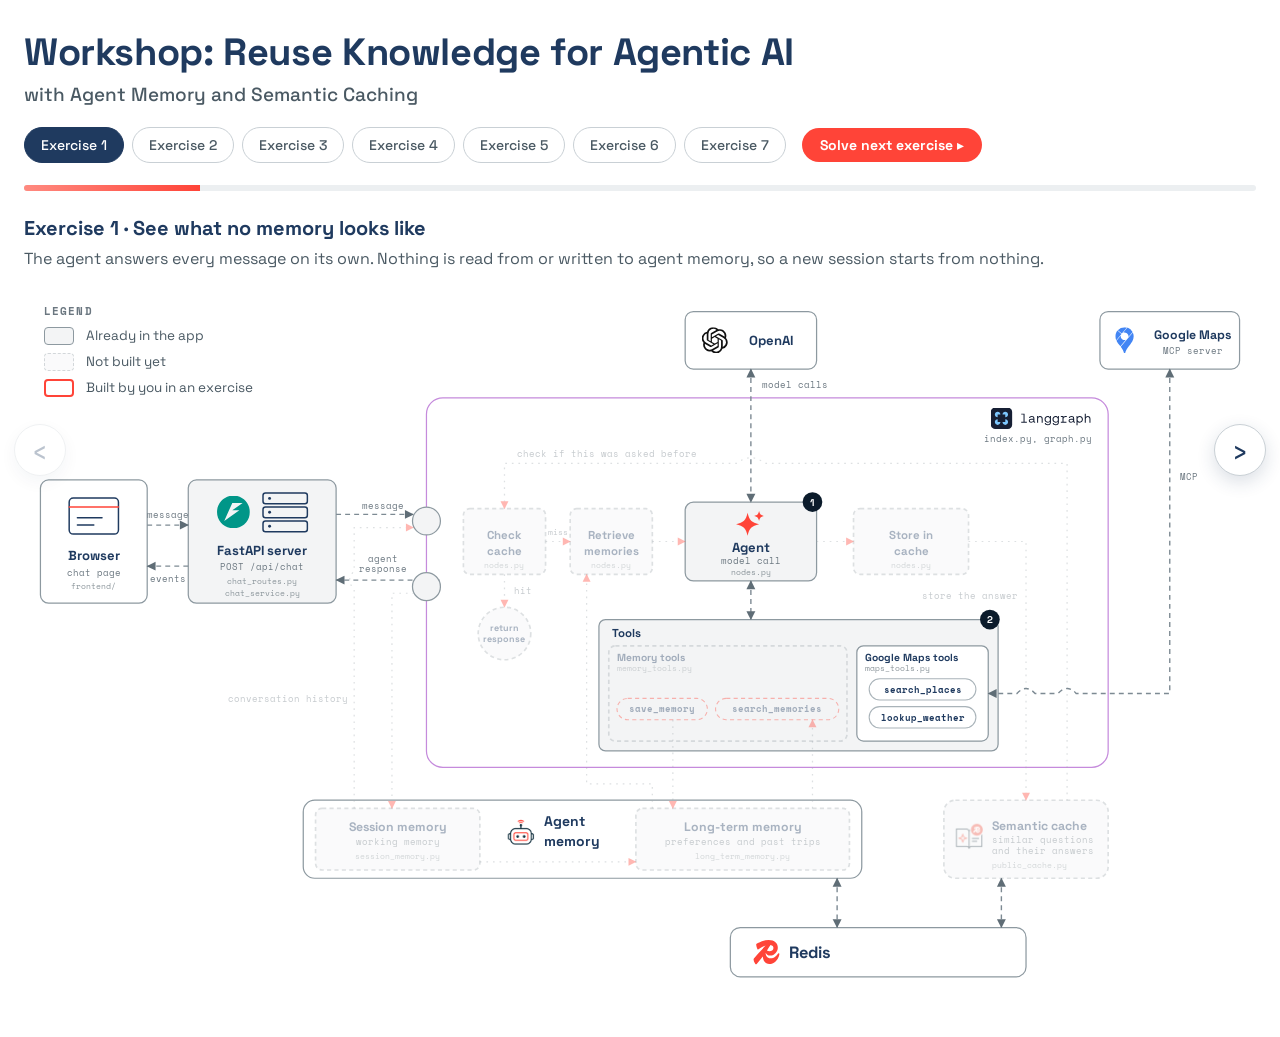
<file: frontend/architecture.html>
<!doctype html>
<html lang="en">
<head>
    <meta charset="utf-8" />
    <meta name="viewport" content="width=device-width, initial-scale=1" />
    <title>Exercise Map for Workshop: Reuse Knowledge for Agentic AI</title>
    <link rel="icon" type="image/png" href="/icons/favicon.png" />
    <link rel="preconnect" href="https://fonts.googleapis.com" />
    <link rel="stylesheet" href="https://fonts.googleapis.com/css2?family=Space+Grotesk:wght@400;500;700&family=Space+Mono:wght@400;700&display=swap" />

    <style>
        :root {
            --navy: #1f3a5f;
            --text: #4a5963;
            --muted: #6b7780;
            --soft: #8a949a;
            --line: #c9d0d5;
            --track: #eceff1;
            --accent: #ff4438;
            --accent-soft: #ff8a80;
            --font-sans: 'Space Grotesk', system-ui, sans-serif;
            --font-mono: 'Space Mono', monospace;
        }

        * { box-sizing: border-box; }
        [hidden] { display: none; }
        body { margin: 0; font-family: var(--font-sans); color: var(--navy); background: #ffffff; }
        .visually-hidden { position: absolute; width: 1px; height: 1px; overflow: hidden; clip-path: inset(50%); white-space: nowrap; }

        /* The page: the title, the subtitle, the exercises, then the rest, each across the whole width */
        .page { padding: 1.75rem 1.5rem 2.5rem; }
        h1 { margin: 0; font-size: 2.375rem; font-weight: 700; letter-spacing: -0.01em; }
        .subtitle { margin: 0.375rem 0 0; font-size: 1.1875rem; font-weight: 500; color: var(--text); }

        nav.exercises { display: flex; align-items: center; gap: 0.5rem; flex-wrap: wrap; margin-top: 1.25rem; }
        nav.exercises ol { display: flex; gap: 0.5rem; flex-wrap: wrap; margin: 0; padding: 0; list-style: none; }
        .stage {
            font: 500 0.875rem var(--font-sans);
            padding: 0.5rem 1rem;
            border: 1px solid var(--line);
            border-radius: 999px;
            background: #ffffff;
            color: var(--text);
            cursor: pointer;
            transition: all 0.2s;
        }
        .stage:hover { border-color: var(--accent); color: var(--navy); }
        .stage[aria-current='step'] { background: var(--navy); border-color: var(--navy); color: #ffffff; }
        .stage.done:not([aria-current='step']) { border-color: var(--accent); color: var(--accent); }
        .solve-next {
            font: 700 0.875rem var(--font-sans);
            padding: 0.5rem 1.125rem;
            border: none;
            border-radius: 999px;
            background: var(--accent);
            color: #ffffff;
            cursor: pointer;
            margin-left: 0.5rem;
        }
        .solve-next:disabled { background: var(--line); cursor: default; }

        /* The two round buttons at the sides of the screen */
        .previous-exercise, .next-exercise {
            position: fixed;
            top: 50%;
            transform: translateY(-50%);
            width: 3.25rem;
            height: 3.25rem;
            border-radius: 50%;
            border: 1px solid var(--line);
            background: #ffffff;
            color: var(--navy);
            font: 400 1.875rem/1 var(--font-sans);
            box-shadow: 0 6px 18px rgba(31, 58, 95, 0.16);
            cursor: pointer;
            z-index: 10;
            transition: border-color 0.2s, opacity 0.2s;
        }
        .previous-exercise { left: 0.875rem; }
        .next-exercise { right: 0.875rem; }
        .previous-exercise:hover:not(:disabled), .next-exercise:hover:not(:disabled) { border-color: var(--accent); color: var(--accent); }
        .previous-exercise:disabled, .next-exercise:disabled { opacity: 0.3; cursor: default; }

        progress { appearance: none; width: 100%; height: 0.375rem; margin: 1.375rem 0 0.5rem; border: none; border-radius: 3px; background: var(--track); overflow: hidden; }
        progress::-webkit-progress-bar { background: var(--track); }
        progress::-webkit-progress-value { background: linear-gradient(90deg, var(--accent-soft), var(--accent)); transition: width 0.5s ease; }
        progress::-moz-progress-bar { background: linear-gradient(90deg, var(--accent-soft), var(--accent)); }

        .exercise-info { min-height: 4.5rem; margin: 0.875rem 0 0.25rem; }
        .exercise-info h2 { margin: 0 0 0.375rem; font-size: 1.25rem; }
        .exercise-info p { margin: 0; color: var(--text); line-height: 1.5; }

        figure { margin: 0; position: relative; }
        /* The legend sits over the empty top-left corner of the diagram */
        .legend { position: absolute; top: 0.75rem; left: 1.25rem; }
        .legend-title { margin: 0 0 0.5rem; font: 700 0.6875rem var(--font-mono); text-transform: uppercase; letter-spacing: 0.1em; color: var(--muted); }
        .legend ul { display: grid; gap: 0.5rem; margin: 0; padding: 0; list-style: none; }
        .legend li { display: flex; align-items: center; gap: 0.75rem; font-size: 0.8438rem; color: var(--text); }
        .swatch { width: 1.875rem; height: 1.125rem; border: 1.5px solid var(--box-line); border-radius: 4px; background: var(--box); }
        .swatch.exercise { border: 2px solid var(--accent); background: #ffffff; }
        .swatch.not-built { border-style: dashed; }
        svg { width: 100%; height: auto; display: block; }

        .tooltip {
            position: fixed;
            z-index: 20;
            max-width: 20rem;
            padding: 0.75rem 0.875rem;
            background: #ffffff;
            border: 1px solid var(--line);
            border-radius: 10px;
            box-shadow: 0 10px 30px rgba(31, 58, 95, 0.18);
            font-size: 0.8438rem;
            line-height: 1.45;
            color: var(--text);
            pointer-events: none;
        }
        .tooltip strong { display: block; margin-bottom: 0.1875rem; font-size: 0.875rem; color: var(--navy); }
        .tooltip .state-line { display: block; margin-top: 0.375rem; }
        .tooltip code { font-family: var(--font-mono); font-size: 0.75rem; font-weight: 700; color: var(--navy); }
        .tooltip.state { max-width: 25rem; }        .tooltip .state-row { display: flex; justify-content: space-between; gap: 1.25rem; margin-top: 0.25rem; }
        .tooltip .state-row .note { font-family: var(--font-mono); font-size: 0.6875rem; color: var(--muted); text-align: right; }
        .tooltip .state-row.later { opacity: 0.45; }
    </style>

    <!-- The styles of the diagram. Plain classes, so the same rules work when the SVG is opened on its own. -->
    <style id="diagram-css">
        :root {
            --box: #f3f4f5;
            --box-line: #8d99a0;
            --chip-line: #a9b3b9;
            --edge: #7d8a93;
            --edge-not-built: #a7afb4;
            --arrowhead: #5f6d76;
            --graph: #c58bdc;
            --graph-label: #9a74b0;
            --ink: #0b1b2b;
        }
        [hidden] { display: none; }

        .box { fill: var(--box); stroke: var(--box-line); stroke-width: 1.5; }
        .box.external { fill: #ffffff; }
        .exercise .box { fill: #ffffff; stroke: var(--accent); stroke-width: 2; }
        .chip .box { fill: #ffffff; stroke: var(--chip-line); stroke-width: 1.3; }
        .exercise.chip .box { stroke: var(--accent); }
        .frame { fill: none; stroke: var(--graph); stroke-width: 1.5; }
        .frame.hovered { stroke-width: 2.6; }

        .title { font-family: var(--font-sans); font-weight: 700; font-size: 16px; fill: var(--navy); text-anchor: middle; }
        .title.left { text-anchor: start; }
        .title.tiny { font-size: 11px; }
        .title.group { font-size: 12.5px; }
        .title.step { font-size: 14px; }
        .title.card { font-size: 15px; }
        .title.heading { font-size: 17px; }
        .title.brand { font-size: 20px; }
        .sub { font-family: var(--font-mono); font-size: 10.5px; fill: var(--muted); text-anchor: middle; }
        .sub.left { text-anchor: start; }
        .file { font-family: var(--font-mono); font-size: 9.5px; fill: var(--soft); text-anchor: middle; }
        .file.left { text-anchor: start; }
        .file.right { text-anchor: end; }
        .code { font-family: var(--font-mono); font-size: 11.5px; fill: var(--navy); text-anchor: middle; font-weight: 700; }
        .label { font-family: var(--font-mono); font-size: 10.5px; fill: var(--muted); }
        .label.small { font-size: 10px; }
        .frame-label { font-family: var(--font-mono); font-size: 13px; fill: var(--graph-label); text-anchor: end; }
        .badge { fill: var(--ink); }
        .badge-n { font-family: var(--font-sans); font-weight: 700; font-size: 12px; fill: #ffffff; text-anchor: middle; }
        .icon { fill: none; stroke: var(--navy); stroke-width: 1.8; stroke-linecap: round; stroke-linejoin: round; }
        .icon.accent { stroke: var(--accent); }
        .icon.solid { fill: var(--navy); stroke: none; }
        .icon.accent-fill { fill: var(--accent); stroke: none; }
        .arrowhead { fill: var(--arrowhead); }
        .arrowhead.exercise-edge { fill: var(--accent); }

        .edge path { fill: none; stroke: var(--edge); stroke-width: 1.7; }
        .edge.exercise-edge path { stroke: var(--accent); }
        .edge.flow path { stroke-dasharray: 6 5; animation: dash 1.1s linear infinite; }

        /* Greyed out: the piece is not built yet */
        .not-built { opacity: 0.38; }
        .not-built .box { fill: var(--box); stroke: var(--edge-not-built); stroke-dasharray: 5 4; }
        .not-built .icon.accent { stroke: var(--soft); }
        .not-built .icon.accent-fill { fill: var(--soft); }
        .edge.not-built path { stroke: var(--edge-not-built); stroke-dasharray: 2 6; animation: none; stroke-width: 1.5; }

        /* Lit up for the first time */
        .pulse { animation: glow 1.4s ease-out 1; }
        @keyframes glow {
            0% { opacity: 0.38; filter: drop-shadow(0 0 0 rgba(255, 68, 56, 0)); }
            35% { opacity: 1; filter: drop-shadow(0 0 14px rgba(255, 68, 56, 0.85)); }
            100% { opacity: 1; filter: drop-shadow(0 0 0 rgba(255, 68, 56, 0)); }
        }
        @keyframes dash { to { stroke-dashoffset: -11; } }

        .node, .edge { transition: opacity 0.5s ease; }
        [data-info] { cursor: default; }
        [data-info]:hover .box, [data-info]:focus-visible .box { stroke-width: 2.6; }
        [data-info]:focus-visible { outline: 2px solid var(--navy); outline-offset: 3px; }
        @media (prefers-reduced-motion: reduce) {
            .edge.flow path, .pulse { animation: none; }
        }
    </style>
</head>
<body>
<main class="page">
    <header>
        <h1>Workshop: Reuse Knowledge for Agentic AI</h1>
        <p class="subtitle">with Agent Memory and Semantic Caching</p>
    </header>

    <nav class="exercises" aria-label="Exercises">
        <ol>
            <li><button class="stage" data-stage="1" type="button">Exercise 1</button></li>
            <li><button class="stage" data-stage="2" type="button">Exercise 2</button></li>
            <li><button class="stage" data-stage="3" type="button">Exercise 3</button></li>
            <li><button class="stage" data-stage="4" type="button">Exercise 4</button></li>
            <li><button class="stage" data-stage="5" type="button">Exercise 5</button></li>
            <li><button class="stage" data-stage="6" type="button">Exercise 6</button></li>
            <li><button class="stage" data-stage="7" type="button">Exercise 7</button></li>
        </ol>
        <button class="solve-next" id="solve-next" type="button">Solve next exercise ▸</button>
        <button class="previous-exercise" id="previous-exercise" type="button" aria-label="Previous exercise">‹</button>
        <button class="next-exercise" id="next-exercise" type="button" aria-label="Next exercise">›</button>
    </nav>

    <progress id="progress" max="7" value="1" aria-label="Exercise">1 of 7</progress>

    <section class="exercise-info" aria-labelledby="panel-title" aria-live="polite">
        <h2 id="panel-title"></h2>
        <p id="panel-text"></p>
    </section>

    <figure>
        <svg id="diagram" viewBox="0 20 1500 860" role="group" aria-label="How one message moves through the workshop app" aria-describedby="diagram-description" xmlns="http://www.w3.org/2000/svg">
            <desc id="diagram-description">A browser talks to a FastAPI server. The server runs a LangGraph graph made of an agent, its tools and, as the exercises are solved, memory and cache steps. The memory steps and tools use agent memory, and the cache steps use a semantic cache. Both are kept in Redis. Pieces that are not built yet are greyed out.</desc>
            <defs>
                <marker id="arrow-red" viewBox="0 0 10 10" refX="8.5" refY="5" markerWidth="8" markerHeight="8" orient="auto-start-reverse">
                    <path class="arrowhead exercise-edge" d="M1 1 L9 5 L1 9 z" />
                </marker>
                <marker id="arrow" viewBox="0 0 10 10" refX="8.5" refY="5" markerWidth="8" markerHeight="8" orient="auto-start-reverse">
                    <path class="arrowhead" d="M1 1 L9 5 L1 9 z" />
                </marker>
            </defs>

            <!-- The LangGraph frame sits behind everything inside it -->
            <rect class="frame" x="490" y="150" width="830" height="450" rx="20" />
            <image role="img" aria-label="LangGraph" href="icons/langgraph-logo-dark.svg" x="1177" y="162" width="123" height="26" />
            <text class="label" x="1300" y="204" text-anchor="end">index.py, graph.py</text>


            <!-- ========== Nodes ========== -->
            <!-- Browser -->
            <g class="node" tabindex="0" data-info="The page. It sends your message and displays what streams back.">
                <rect class="box external" x="20" y="250" width="130" height="150" rx="10" />
                <rect class="icon" x="55" y="272" width="60" height="44" rx="5" />
                <path class="icon accent" d="M55 283 H115" />
                <path class="icon" d="M65 296 H95 M65 305 H85" />
                <text class="title" x="85" y="348">Browser</text>
                <text class="sub" x="85" y="367">chat page</text>
                <text class="file" x="85" y="383">frontend/</text>
            </g>

            <!-- Server -->
            <g class="node" tabindex="0" data-info="The web server. POST /api/chat runs one turn: it passes the message to the AI agent and streams the response back to the page.">
                <rect class="box" x="200" y="250" width="180" height="150" rx="10" />
                <image aria-hidden="true" href="icons/fastapi-logo.svg" x="235" y="269" width="40" height="40" />
                <rect class="icon" x="291" y="266" width="54" height="13" rx="3" />
                <rect class="icon" x="291" y="283" width="54" height="13" rx="3" />
                <rect class="icon" x="291" y="300" width="54" height="13" rx="3" />
                <circle class="icon solid" cx="299" cy="272.5" r="1.8" />
                <circle class="icon solid" cx="299" cy="289.5" r="1.8" />
                <circle class="icon solid" cx="299" cy="306.5" r="1.8" />
                <text class="title" x="290" y="342">FastAPI server</text>
                <text class="sub" x="290" y="360">POST /api/chat</text>
                <text class="file" x="290" y="377">chat_routes.py</text>
                <text class="file" x="290" y="391">chat_service.py</text>
            </g>

            <!-- Check cache (exercise 6) -->
            <g class="node exercise" tabindex="0" data-step="cache" data-ex="6" data-info="Exercise 6. First of all, look for a similar question that was already answered. On a hit, the reply goes straight back and the rest of the graph is skipped." data-reads="messages" data-writes="messages, attachments, is_cache_hit" data-writes-when="on a hit">
                <rect class="box" x="535" y="285" width="100" height="80" rx="8" />
                <text class="title step" x="585" y="322">Check</text>
                <text class="title step" x="585" y="341">cache</text>
                <text class="file" x="585" y="357">nodes.py</text>
                <g class="badge-wrap"><circle class="badge" cx="631" cy="285" r="12" />
                <text class="badge-n" x="631" y="289.5">1</text></g>
            </g>

            <!-- Retrieve memories (exercise 5) -->
            <g class="node exercise" tabindex="0" data-step="retrieve" data-ex="5" data-info="Exercise 5. Before the agent runs, the code looks up what we remember about the traveler and puts it in the prompt." data-reads="messages, user_id" data-writes="long_term_memories">
                <rect class="box" x="665" y="285" width="100" height="80" rx="8" />
                <text class="title step" x="715" y="322">Retrieve</text>
                <text class="title step" x="715" y="341">memories</text>
                <text class="file" x="715" y="357">nodes.py</text>
                <g class="badge-wrap"><circle class="badge" cx="761" cy="285" r="12" />
                <text class="badge-n" x="761" y="289.5">1</text></g>
            </g>

            <!-- Agent -->
            <g class="node" tabindex="0" data-step="agent" data-info="One model call. System instructions, any relevant memories and the conversation context are passed to the model, which then decides whether to answer or to run a tool." data-reads="messages, long_term_memories, conversation_summary" data-writes="messages">
                <rect class="box" x="805" y="277" width="160" height="96" rx="10" />
                <g transform="translate(885 304)">
                    <path class="icon accent-fill" d="M-4 -14 C-2 -5 1 -2 10 0 C1 2 -2 5 -4 14 C-6 5 -9 2 -18 0 C-9 -2 -6 -5 -4 -14 Z" />
                    <path class="icon accent-fill" d="M10 -16 C11 -12 12 -11 16 -10 C12 -9 11 -8 10 -4 C9 -8 8 -9 4 -10 C8 -11 9 -12 10 -16 Z" />
                </g>
                <text class="title" x="885" y="338">Agent</text>
                <text class="sub" x="885" y="352">model call</text>
                <text class="file" x="885" y="366">nodes.py</text>
                <g class="badge-wrap"><circle class="badge" cx="960" cy="277" r="12" />
                <text class="badge-n" x="960" y="281.5">2</text></g>
            </g>

            <!-- Store in cache (exercise 7) -->
            <g class="node exercise" tabindex="0" data-step="store" data-ex="7" data-info="Exercise 7. After a reply that came from the agent, store it, so the next similar question can be answered without a model call." data-reads="messages, attachments" data-writes="">
                <rect class="box" x="1010" y="285" width="140" height="80" rx="8" />
                <text class="title step" x="1080" y="322">Store in</text>
                <text class="title step" x="1080" y="341">cache</text>
                <text class="file" x="1080" y="357">nodes.py</text>
                <g class="badge-wrap"><circle class="badge" cx="1145" cy="285" r="12" />
                <text class="badge-n" x="1145" y="289.5">5</text></g>
            </g>

            <!-- The graph ends: a cache hit returns the cached reply -->
            <g class="node exercise" tabindex="0" data-ex="6" data-info="Exercise 6. On a cache hit, the cached reply is returned at once. Nothing else in the graph runs.">
                <circle class="box" cx="585" cy="437" r="32" />
                <text class="title tiny" x="585" y="434">return</text>
                <text class="title tiny" x="585" y="447">response</text>
            </g>

            <!-- Tools: the memory tools are yours, the Google Maps tools come from Google's MCP server -->
            <g class="node" tabindex="0" data-step="tools" data-info="The tools the agent can call. The two memory tools are yours to write. Google's come from its MCP server." data-reads="messages" data-writes="messages, attachments">
                <rect class="box" x="700" y="420" width="486" height="160" rx="8" />
                <text class="title left step" x="716" y="441">Tools</text>
                <g class="badge-wrap"><circle class="badge" cx="1176" cy="420" r="12" />
                <text class="badge-n" x="1176" y="424.5">3</text></g>
            </g>
            <g class="node exercise" tabindex="0" data-ex="3" data-info="Exercise 3 and 4. The two memory tools are yours to write: one saves a lasting fact, one looks up what was saved.">
                <rect class="box" x="712" y="452" width="290" height="116" rx="8" />
                <text class="title left group" x="722" y="470">Memory tools</text>
                <text class="file left" x="722" y="483">memory_tools.py</text>
            </g>
            <g class="node chip exercise" tabindex="0" data-ex="3" data-info="Exercise 3. The model calls this to keep a lasting fact. Its description tells the model when.">
                <rect class="box" x="722" y="516" width="110" height="26" rx="13" />
                <text class="code" x="777" y="533">save_memory</text>
            </g>
            <g class="node chip exercise" tabindex="0" data-ex="4" data-info="Exercise 4. The model calls this to look up what it saved, by meaning.">
                <rect class="box" x="842" y="516" width="150" height="26" rx="13" />
                <text class="code" x="917" y="533">search_memories</text>
            </g>
            <g class="node" tabindex="0" data-info="Google's tools. They come from Google's own MCP server, so there is nothing to write.">
                <rect class="box external" x="1014" y="452" width="160" height="116" rx="8" />
                <text class="title left group" x="1024" y="470">Google Maps tools</text>
                <text class="file left" x="1024" y="483">maps_tools.py</text>
            </g>
            <g class="node chip" tabindex="0" data-info="Google Maps tool: places, with ratings and links.">
                <rect class="box" x="1029" y="492" width="130" height="26" rx="13" />
                <text class="code" x="1094" y="509">search_places</text>
            </g>
            <g class="node chip" tabindex="0" data-info="Google Maps tool: the weather for a place and day.">
                <rect class="box" x="1029" y="526" width="130" height="26" rx="13" />
                <text class="code" x="1094" y="543">lookup_weather</text>
            </g>

            <!-- OpenAI and Google Maps -->
            <g class="node" tabindex="0" data-info="The model behind the agent.">
                <rect class="box external" x="805" y="45" width="160" height="70" rx="10" />
                <image aria-hidden="true" href="icons/openai-logo.svg" x="825" y="64" width="32" height="32" />
                <text class="title" x="910" y="86">OpenAI</text>
            </g>
            <g class="node" tabindex="0" data-info="Google's own MCP server. It provides the tools and their descriptions.">
                <rect class="box external" x="1310" y="45" width="170" height="70" rx="10" />
                <image aria-hidden="true" href="icons/google-maps-logo.svg" x="1324" y="64" width="32" height="32" />
                <text class="title card" x="1423" y="78">Google Maps</text>
                <text class="sub" x="1423" y="97">MCP server</text>
            </g>

            <!-- Agent memory: its name sits at the side, so the box stays short -->
            <g class="node" tabindex="0" data-info="The service that holds the session and the long-term memories, and extracts facts from sessions by itself.">
                <rect class="box external" x="340" y="640" width="680" height="95" rx="14" />
                <image aria-hidden="true" href="icons/favicon.png" x="589" y="663" width="32" height="32" />
                <text class="title left heading" x="633" y="672">Agent</text>
                <text class="title left heading" x="633" y="696">memory</text>
            </g>
            <g class="node exercise" tabindex="0" data-ex="2" data-info="The conversation so far, kept for as long as the session lasts. The service can summarize it when it gets long.">
                <rect class="box" x="355" y="650" width="200" height="75" rx="8" />
                <text class="title card" x="455" y="678">Session memory</text>
                <text class="sub" x="455" y="694">working memory</text>
                <text class="file" x="455" y="711">session_memory.py</text>
            </g>
            <g class="node exercise" tabindex="0" data-ex="3" data-info="Facts that outlive a conversation: preferences and trips, found again by meaning.">
                <rect class="box" x="745" y="650" width="260" height="75" rx="8" />
                <text class="title card" x="875" y="678">Long-term memory</text>
                <text class="sub" x="875" y="694">preferences and past trips</text>
                <text class="file" x="875" y="711">long_term_memory.py</text>
            </g>

            <!-- Semantic cache -->
            <g class="node exercise" tabindex="0" data-ex="6" data-info="Exercise 6. Stores earlier questions together with the answers they received. A new question with a similar meaning can reuse a stored answer.">
                <rect class="box" x="1120" y="640" width="200" height="95" rx="14" />
                <image aria-hidden="true" href="icons/playbooks-icon.png" x="1132" y="665" width="38" height="38" />
                <text class="title left card" x="1178" y="676">Semantic cache</text>
                <text class="sub left" x="1178" y="692">similar questions</text>
                <text class="sub left" x="1178" y="706">and their answers</text>
                <text class="file left" x="1178" y="722">public_cache.py</text>
            </g>

            <!-- Redis, under both -->
            <g class="node" tabindex="0" data-info="Both are kept in Redis. It is already in the app.">
                <rect class="box external" x="860" y="795" width="360" height="60" rx="12" />
                <image aria-hidden="true" href="icons/redis-logo.svg" x="888" y="809" width="32" height="32" />
                <text class="title left brand" x="932" y="832">Redis</text>
            </g>

            <!-- ========== Edges, drawn after the nodes so the arrowheads sit on top of the boxes ========== -->
            <!-- Browser and server -->
            <g class="edge flow"><path d="M150 305 H200" marker-end="url(#arrow)" /></g>
            <g class="edge flow"><path d="M200 355 H150" marker-end="url(#arrow)" /></g>
            <text class="label" x="175" y="296" text-anchor="middle">message</text>
            <text class="label" x="175" y="374" text-anchor="middle">events</text>

            <!-- The server calls the agent with the message, and the agent answers -->
            <g class="edge flow"><path d="M380 292 H474" marker-end="url(#arrow)" /></g>
            <text class="label" x="437" y="286" text-anchor="middle">message</text>
            <g class="edge flow"><path d="M506 372 H380" marker-end="url(#arrow)" /></g>
            <text class="label" x="437" y="350" text-anchor="middle">agent</text>
            <text class="label" x="437" y="362" text-anchor="middle">response</text>

            <!-- Where the message enters the graph and where the reply leaves it, on the frame itself -->
            <g class="node" tabindex="0" data-info="Start: where the message enters the graph, with the conversation so far.">
                <circle class="box" cx="490" cy="300" r="17" />
            </g>
            <g class="node" tabindex="0" data-info="End: where the graph ends. The reply goes back to the server, and the turn is saved to the session.">
                <circle class="box" cx="490" cy="380" r="17" />
            </g>

            <!-- Inside the graph -->
            <g class="edge flow exercise-edge" data-ex="6"><path d="M635 325 H665" marker-end="url(#arrow-red)" /></g>
            <text class="label small" x="650" y="317" text-anchor="middle" data-ex="6">miss</text>
            <g class="edge flow exercise-edge" data-ex="6"><path d="M585 365 V405" marker-end="url(#arrow-red)" /></g>
            <text class="label" x="597" y="389" data-ex="6">hit</text>
            <g class="edge flow exercise-edge" data-ex="5"><path d="M765 325 H805" marker-end="url(#arrow-red)" /></g>
            <g class="edge flow exercise-edge" data-ex="7"><path d="M965 325 H1010" marker-end="url(#arrow-red)" /></g>
            <g class="edge flow"><path d="M885 373 V420" marker-start="url(#arrow)" marker-end="url(#arrow)" /></g>

            <!-- Each cache step has its own route to the semantic cache. The lookup hops over the model line. -->
            <g class="edge flow exercise-edge" data-ex="6"><path d="M585 285 V230 H868 q17 -14 34 0 H1270 V640" marker-start="url(#arrow-red)" /></g>
            <text class="label" x="600" y="222" data-ex="6">check if this was asked before</text>
            <g class="edge flow exercise-edge" data-ex="7"><path d="M1150 325 H1220 V640" marker-end="url(#arrow-red)" /></g>
            <text class="label" x="1210" y="395" text-anchor="end" data-ex="7">store the answer</text>

            <!-- Outside services. The Google line hops over the cache route. -->
            <g class="edge flow"><path d="M885 115 V277" marker-start="url(#arrow)" marker-end="url(#arrow)" /></g>
            <text class="label" x="898" y="138">model calls</text>
            <g class="edge flow"><path d="M1395 115 V510 H1281 q-11 -12 -22 0 H1231 q-11 -12 -22 0 H1174" marker-start="url(#arrow)" marker-end="url(#arrow)" /></g>
            <text class="label" x="1407" y="250">MCP</text>

            <!-- Into agent memory: the session is read into Start and saved from End, and each tool and the retrieve step use long-term memory -->
            <g class="edge flow exercise-edge" data-ex="2"><path d="M402 650 V383 q-11 -11 0 -22 V308 H474" marker-end="url(#arrow-red)" /></g>
            <text class="label" x="394" y="520" text-anchor="end" data-ex="2">conversation history</text>
            <g class="edge flow exercise-edge" data-ex="2"><path d="M475 388 H448 V650" marker-end="url(#arrow-red)" /></g>
            <g class="edge flow exercise-edge" data-ex="3"><path d="M790 542 V650" marker-end="url(#arrow-red)" /></g>
            <g class="edge flow exercise-edge" data-ex="4"><path d="M960 650 V542" marker-end="url(#arrow-red)" /></g>
            <g class="edge flow exercise-edge" data-ex="5"><path d="M765 650 V620 H685 V365" marker-end="url(#arrow-red)" /></g>
            <g class="edge flow exercise-edge" data-ex="3"><path d="M555 715 H745" marker-end="url(#arrow-red)" /></g>

            <!-- Both go to Redis -->
            <g class="edge flow"><path d="M990 735 V795" marker-start="url(#arrow)" marker-end="url(#arrow)" /></g>
            <g class="edge flow"><path d="M1190 735 V795" marker-start="url(#arrow)" marker-end="url(#arrow)" /></g>
        </svg>
        <figcaption class="legend">
            <p class="legend-title" id="legend-title">Legend</p>
            <ul aria-labelledby="legend-title">
                <li><i class="swatch"></i> Already in the app</li>
                <li><i class="swatch not-built"></i> Not built yet</li>
                <li><i class="swatch exercise"></i> Built by you in an exercise</li>
            </ul>
        </figcaption>
    </figure>

    <div class="tooltip" id="tooltip" role="tooltip" hidden></div>
</main>

<script>
    const STAGES = {
        1: {
            title: 'Exercise 1 · See what no memory looks like',
            text: 'The agent answers every message on its own. Nothing is read from or written to agent memory, so a new session starts from nothing.',
        },
        2: {
            title: 'Exercise 2 · Working memory',
            text: 'The agent loads the session before the graph runs, so every step sees the conversation so far. When the graph ends, it saves the turn.',
        },
        3: {
            title: 'Exercise 3 · Storing long-term memory',
            text: 'The model decides a fact is worth keeping and calls save_memory. It lands in long-term memory, and the service also extracts facts from the session on its own.',
        },
        4: {
            title: 'Exercise 4 · Retrieving long-term memory, the model decides',
            text: 'In a new session the model calls search_memories to look up what it saved. The search is by meaning, so different words find the same fact.',
        },
        5: {
            title: 'Exercise 5 · Retrieving long-term memory, the code decides',
            text: 'A retrieve step now comes first in the graph, so what we remember is in the prompt from the first word.',
        },
        6: {
            title: 'Exercise 6 · Semantic caching, check the cache',
            text: 'A similar question may already have an answer. A cache check now comes first: on a hit, the reply goes straight back and the rest of the graph is skipped. On a miss, the graph runs as before.',
        },
        7: {
            title: 'Exercise 7 · Semantic caching, store in the cache',
            text: 'After the agent has answered, the reply is stored in the cache. The next question with a similar meaning is then a hit and needs no model call.',
        },
    };
    const LAST_STAGE = 7;

    const title = document.getElementById('panel-title');
    const text = document.getElementById('panel-text');
    const progress = document.getElementById('progress');
    const solveNextButton = document.getElementById('solve-next');
    const previousButton = document.getElementById('previous-exercise');
    const nextButton = document.getElementById('next-exercise');
    const stageButtons = document.querySelectorAll('.stage');

    let stage = 1;

    function goTo(number) {
        render(Math.min(Math.max(number, 1), LAST_STAGE));
    }

    function render(next) {
        const previous = stage;
        stage = next;

        // What is built at this stage is lit. What is not is greyed out.
        document.querySelectorAll('#diagram [data-ex]').forEach((element) => {
            const lit = stage >= Number(element.dataset.ex);
            const wasLit = previous >= Number(element.dataset.ex);
            element.classList.toggle('not-built', !lit);
            if (element.classList.contains('edge')) element.classList.toggle('flow', lit);
            if (lit && !wasLit && next > previous) {
                element.classList.remove('pulse');
                void element.getBoundingClientRect(); // restart the animation
                element.classList.add('pulse');
            }
        });

        // The steps of the graph are numbered in order. A step that is not built yet has no number.
        let number = 0;
        for (const step of ['cache', 'retrieve', 'agent', 'tools', 'store']) {
            const element = document.querySelector(`#diagram [data-step="${step}"]`);
            const badge = element.querySelector('.badge-wrap');
            const lit = !element.classList.contains('not-built');
            badge.toggleAttribute('hidden', !lit);
            if (lit) badge.querySelector('.badge-n').textContent = ++number;
        }

        stageButtons.forEach((button) => {
            const buttonStage = Number(button.dataset.stage);
            if (buttonStage === stage) button.setAttribute('aria-current', 'step');
            else button.removeAttribute('aria-current');
            button.classList.toggle('done', buttonStage < stage);
        });
        progress.value = stage;
        progress.textContent = `${stage} of ${LAST_STAGE}`;
        solveNextButton.disabled = stage === LAST_STAGE;
        previousButton.disabled = stage === 1;
        nextButton.disabled = stage === LAST_STAGE;

        title.textContent = STAGES[stage].title;
        text.textContent = STAGES[stage].text;
    }

    stageButtons.forEach((button) => button.addEventListener('click', () => goTo(Number(button.dataset.stage))));
    solveNextButton.addEventListener('click', () => goTo(stage + 1));
    nextButton.addEventListener('click', () => goTo(stage + 1));
    previousButton.addEventListener('click', () => goTo(stage - 1));
    // The arrow keys move between exercises too
    document.addEventListener('keydown', (event) => {
        if (event.key === 'ArrowRight') goTo(stage + 1);
        if (event.key === 'ArrowLeft') goTo(stage - 1);
    });

    // Pointing at a piece, or tabbing to it, says what it is in a tooltip next to it. The text at the top stays as it is.
    const tooltip = document.getElementById('tooltip');

    // "Reads: messages, user_id" and "Writes: ...", one line each, with the field names in the same mono font as the state card
    function stateLines(element) {
        const lines = [];
        for (const [label, names] of [['Reads', element.dataset.reads], [`Writes${element.dataset.writesWhen ? ` (${element.dataset.writesWhen})` : ''}`, element.dataset.writes]]) {
            if (names === undefined) continue;
            const line = document.createElement('span');
            line.className = 'state-line';
            line.append(`${label}: `);
            if (names === '') line.append('nothing');
            names.split(', ').filter(Boolean).forEach((name, index) => {
                if (index > 0) line.append(', ');
                const code = document.createElement('code');
                code.textContent = name;
                line.append(code);
            });
            lines.push(line);
        }
        return lines;
    }

    function showTooltip(element) {
        const exercise = element.dataset.ex ? `Exercise ${element.dataset.ex}` : 'Already in the app';
        const heading = document.createElement('strong');
        heading.textContent = exercise;
        tooltip.replaceChildren(heading, element.dataset.info, ...stateLines(element));
        tooltip.classList.remove('state');
        tooltip.hidden = false;
        element.setAttribute('aria-describedby', tooltip.id);

        // Below the piece, or above it when there is no room, and kept inside the window.
        // This is the one place the script sets a style: the position depends on where the piece is.
        const piece = element.getBoundingClientRect();
        const card = tooltip.getBoundingClientRect();
        const margin = 12;
        const left = Math.min(Math.max(piece.left + piece.width / 2 - card.width / 2, margin), window.innerWidth - card.width - margin);
        const below = piece.bottom + 10;
        const top = below + card.height > window.innerHeight - margin ? piece.top - card.height - 10 : below;
        tooltip.style.left = `${left}px`;
        tooltip.style.top = `${Math.max(top, margin)}px`;
    }

    function hideTooltip(element) {
        tooltip.hidden = true;
        element?.removeAttribute('aria-describedby');
    }

    document.querySelectorAll('#diagram [data-info]').forEach((element) => {
        element.addEventListener('mouseenter', () => showTooltip(element));
        element.addEventListener('mouseleave', () => hideTooltip(element));
        element.addEventListener('focus', () => showTooltip(element));
        element.addEventListener('blur', () => hideTooltip(element));
    });
    window.addEventListener('scroll', () => hideTooltip(), { passive: true });

    // The graph state: a tooltip that follows the pointer while it is over the graph, in a place where no step is.
    // A step has its own tooltip. The short delay keeps this one from flashing when the pointer crosses the edge of a step.
    const STATE_FIELDS = [
        { name: 'user_id', note: 'who is asking', from: 1 },
        { name: 'session_id', note: 'which conversation', from: 1 },
        { name: 'messages', note: 'appends', from: 1 },
        { name: 'attachments', note: 'appends', from: 1 },
        { name: 'conversation_summary', note: 'older turns', from: 2 },
        { name: 'long_term_memories', note: 'what we know', from: 5 },
        { name: 'is_cache_hit', note: 'from the cache', from: 6 },
    ];
    const diagram = document.getElementById('diagram');
    const graphFrame = diagram.querySelector('.frame');
    let stateTimer;

    function showStateTooltip(x, y) {
        const heading = document.createElement('strong');
        heading.textContent = 'Graph state';
        const rows = STATE_FIELDS.map((field) => {
            const row = document.createElement('span');
            row.className = 'state-row';
            row.classList.toggle('later', stage < field.from);
            const code = document.createElement('code');
            code.textContent = field.name;
            const note = document.createElement('span');
            note.className = 'note';
            note.textContent = stage < field.from ? `from exercise ${field.from}` : field.note;
            row.append(code, note);
            return row;
        });
        tooltip.replaceChildren(heading, 'What the graph carries through one turn. Every step can read all of it and returns only what it changes. messages and attachments add to what is there, the other fields are replaced.', ...rows);
        tooltip.classList.add('state');
        graphFrame.classList.add('hovered');
        tooltip.hidden = false;
        const card = tooltip.getBoundingClientRect();
        const margin = 12;
        const left = Math.min(x + 16, window.innerWidth - card.width - margin);
        const top = y + 16 + card.height > window.innerHeight - margin ? y - card.height - 16 : y + 16;
        tooltip.style.left = `${Math.max(left, margin)}px`;
        tooltip.style.top = `${Math.max(top, margin)}px`;
    }

    function hideStateTooltip() {
        clearTimeout(stateTimer);
        stateTimer = undefined;
        graphFrame.classList.remove('hovered');
        if (tooltip.classList.contains('state')) {
            tooltip.classList.remove('state');
            tooltip.hidden = true;
        }
    }

    diagram.addEventListener('pointermove', (event) => {
        const area = graphFrame.getBoundingClientRect();
        const insideGraph = event.clientX >= area.left && event.clientX <= area.right && event.clientY >= area.top && event.clientY <= area.bottom;
        const overStep = event.target.closest('[data-info]') !== null;
        if (!insideGraph || overStep) return hideStateTooltip();
        if (tooltip.classList.contains('state')) return showStateTooltip(event.clientX, event.clientY);
        if (stateTimer) return;
        stateTimer = setTimeout(() => {
            stateTimer = undefined;
            showStateTooltip(event.clientX, event.clientY);
        }, 100);
    });
    diagram.addEventListener('pointerleave', hideStateTooltip);

    render(1);
</script>
</body>
</html>
</file>
